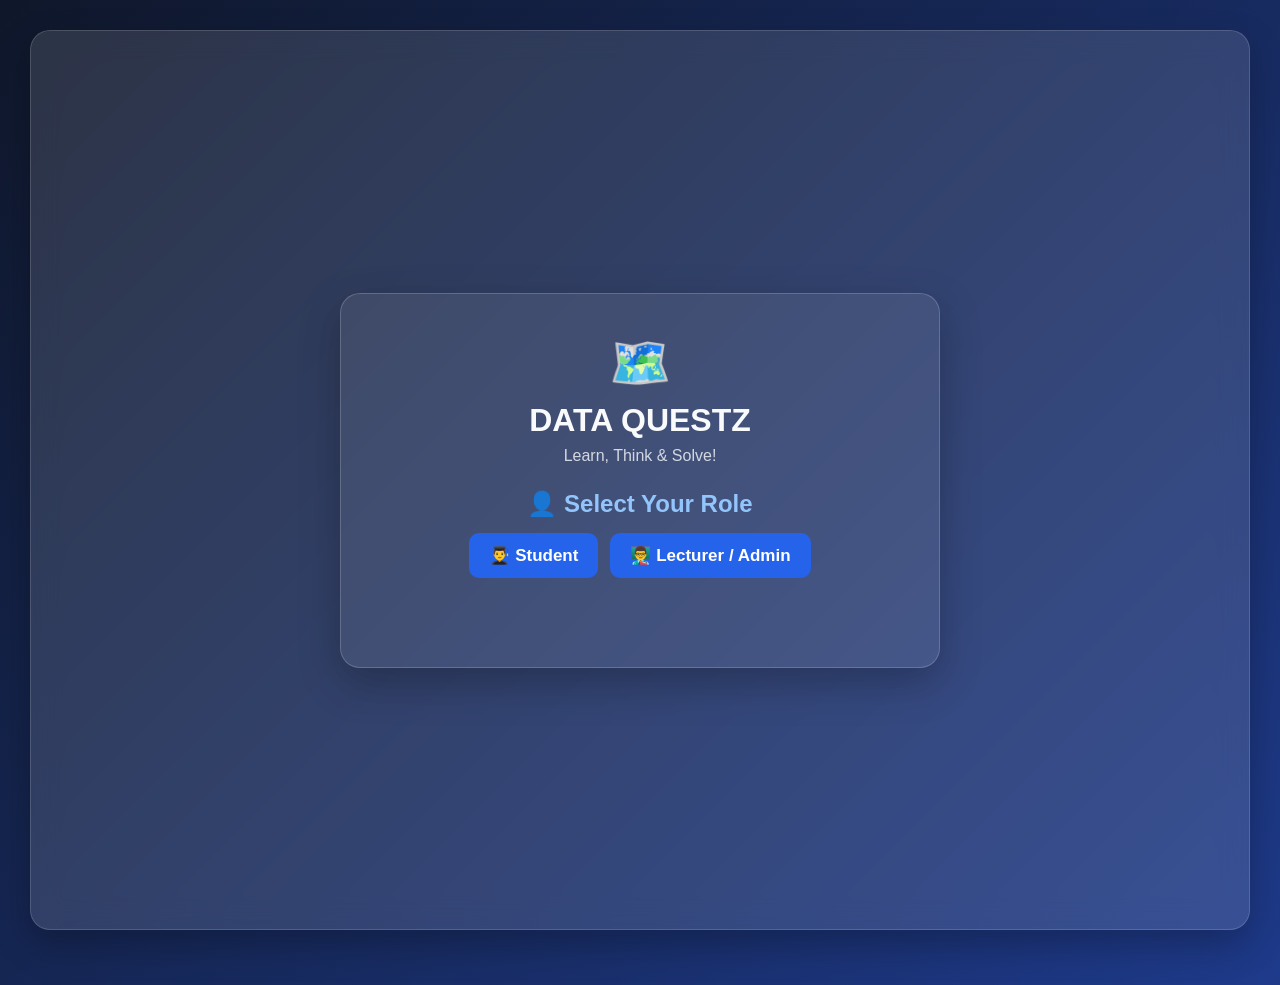
<file: index.html>
<!DOCTYPE html>
<html lang="en">

<head>

    <meta charset="UTF-8">

    <meta
        name="viewport"
        content="width=device-width, initial-scale=1.0"
    >

    <title>DATA QUESTZ</title>

    <link
        rel="stylesheet"
        href="style.css"
    >

</head>


<body>

    <div class="game-container">


        <!-- =====================================================
             START SCREEN
        ====================================================== -->

        <section
            class="start-screen"
            id="start-screen"
        >

            <h2>
                🕵️ Welcome Student!
            </h2>

            <p>
                Your mission is to solve challenges
                by dragging answers into the correct zone.
            </p>

            <div class="start-buttons">

                <button
                    id="start-btn"
                    type="button"
                >
                    🚀 Start Mission
                </button>


                <!-- Kept temporarily for script.js compatibility -->

                <button
                    id="add-question-btn"
                    class="add-question-btn"
                    type="button"
                    style="display: none;"
                >
                    ➕ Create Question
                </button>


                <!-- Kept temporarily for script.js compatibility -->

                <button
                    id="manage-question-btn"
                    class="manage-question-btn"
                    type="button"
                    style="display: none;"
                >
                    🗂️ Manage Questions
                </button>


                <button
                    id="logout-btn"
                    class="logout-btn"
                    type="button"
                >
                    🚪 Logout
                </button>

            </div>

        </section>



        <!-- =====================================================
             DATA QUESTZ INTRO
        ====================================================== -->

        <header class="intro-header">

            <h1>
                🗺️ DATA QUESTZ
            </h1>

            <p>
                Learn, think and solve challenges
                through interactive drag-and-drop missions.
            </p>

        </header>



        <!-- =====================================================
             LEARNING OBJECTIVE
        ====================================================== -->

        <section class="objective">

            <h2>
                🎯 Learning Objective
            </h2>

            <p id="objective-text">
                Understand concepts by identifying
                the correct answers through
                interactive challenges.
            </p>

        </section>



        <!-- =====================================================
             HOW TO PLAY
        ====================================================== -->

        <section
            class="how-to-play"
            id="how-to-play"
        >

            <h2>
                ❓ How to Play
            </h2>

            <ul>

                <li>
                    🎯 Drag the answer into the correct zone.
                </li>

                <li>
                    🟢 Green = correct answer.
                </li>

                <li>
                    🔴 Red = incorrect answer.
                </li>

                <li>
                    💡 Use hints when you need help.
                </li>

            </ul>

        </section>



        <!-- =====================================================
             GAME INTERFACE
        ====================================================== -->

        <main
            id="game-interface"
            class="game-interface"
        >


            <!-- =================================================
                 STATUS BAR
            ================================================== -->

            <div class="status-bar">

                <div>
                    ⭐ Score:
                    <span id="score">0</span>
                </div>

                <div>
                    ❤️ Lives:
                    <span id="lives">3</span>
                </div>

                <div>
                    📚 Level:
                    <span id="level">1</span>
                </div>

                <div>
                    ⏱ Time:
                    <span id="timer">30</span>
                </div>

            </div>



            <!-- =================================================
                 PROGRESS
            ================================================== -->

            <div class="progress">

                <div id="progress-bar"></div>

            </div>



            <!-- =================================================
                 QUESTION
            ================================================== -->

            <section class="mission">

                <h2>
                    ❓ Question
                </h2>

                <div id="query">
                    Start the mission to begin.
                </div>

                <div
                    id="question-image-display"
                    class="question-image-display"
                ></div>

            </section>



            <!-- =================================================
                 HINT
            ================================================== -->

            <section
                class="hint-box"
                id="hint-panel"
            >

                <h2 id="hint-title">
                    💡 Need Help?
                </h2>

                <p id="hint-instruction">
                    Press the hint button when you need help.
                </p>

                <div
                    id="hint-text"
                    style="display: none;"
                >
                    Drag an answer into the correct zone.
                </div>

                <button
                    id="hint-btn"
                    type="button"
                >
                    💡 Show Hint
                </button>

            </section>



            <!-- =================================================
                 LEARNING
            ================================================== -->

            <section class="learning-panel">

                <h2>
                    📖 Learn
                </h2>

                <div id="lesson">
                    Read the question carefully
                    and think before answering.
                </div>

            </section>



            <!-- =================================================
                 ANSWER INSTRUCTION
            ================================================== -->

            <h3
                class="instruction"
                id="answer-instruction"
            >
                Drag each answer into the correct zone.
            </h3>



            <!-- =================================================
                 ANSWER CARDS
            ================================================== -->

            <div
                id="cards"
                class="cards"
            ></div>

            <div
    id="fill-blank-answer-area"
    class="fill-blank-answer-area"
    style="display: none;"
>
    <input
        type="text"
        id="student-fill-blank-answer"
        placeholder="Type your answer..."
        autocomplete="off"
    >

    <button
        type="button"
        id="submit-fill-blank-answer"
    >
        ✅ Submit Answer
    </button>
</div>



            <!-- =================================================
                 DROP ZONES
            ================================================== -->

            <div class="bins">

                <div
                    class="bin database"
                    id="database"
                >
                    🟢 CORRECT
                </div>

                <div
                    class="bin trash"
                    id="trash"
                >
                    🔴 WRONG
                </div>

            </div>



            <!-- =================================================
                 SQL RESULT TABLE
            ================================================== -->

            <section
                class="result-panel"
                id="result-panel"
            >

                <h2>
                    📊 Answer Result
                </h2>

                <table id="result-table">

                    <thead>

                        <tr>

                            <th>Answer</th>
                            <th>Result</th>

                        </tr>

                    </thead>

                    <tbody></tbody>

                </table>

            </section>



            <!-- =================================================
                 FEEDBACK
            ================================================== -->

            <section
                class="feedback-panel"
                id="feedback-panel"
            >

                <h2>
                    🧠 Learning Feedback
                </h2>

                <div id="message">
                    Welcome to DATA QUESTZ!
                </div>

            </section>



            <!-- =================================================
                 CHEAT SHEET
            ================================================== -->

            <details class="cheatsheet">

                <summary>
                    📚 Quick Reference
                </summary>


                <h3>
                    Comparison Operators
                </h3>

                <div class="cheat-item">
                    <strong>&gt;</strong>
                    Greater than
                </div>

                <div class="cheat-item">
                    <strong>&lt;</strong>
                    Less than
                </div>

                <div class="cheat-item">
                    <strong>=</strong>
                    Equal to
                </div>

                <div class="cheat-item">
                    <strong>&gt;=</strong>
                    Greater than or equal
                </div>

                <div class="cheat-item">
                    <strong>&lt;=</strong>
                    Less than or equal
                </div>


                <h3>
                    Logical Operators
                </h3>

                <div class="cheat-item">
                    <strong>AND</strong>
                    Both conditions must be TRUE
                </div>

                <div class="cheat-item">
                    <strong>OR</strong>
                    Either condition can be TRUE
                </div>

                <div class="cheat-item">
                    <strong>NOT</strong>
                    Reverses a condition
                </div>


                <h3>
                    Boolean Values
                </h3>

                <div class="cheat-item">
                    <strong>TRUE</strong>
                    Condition is satisfied
                </div>

                <div class="cheat-item">
                    <strong>FALSE</strong>
                    Condition is not satisfied
                </div>


                <h3>
                    Example
                </h3>

                <div class="sql-example">

                    SELECT *<br>
                    FROM Students<br>
                    WHERE Age &gt; 20<br>
                    AND Passed = TRUE;

                </div>

            </details>



            <!-- =================================================
                 NEXT MISSION
            ================================================== -->

            <button
                id="next-btn"
                type="button"
            >
                ▶ Next Mission
            </button>



            <!-- =================================================
                 RESTART GAME
            ================================================== -->

            <button
                id="restart-btn"
                type="button"
            >
                🔄 Restart Game
            </button>

        </main>



        <!-- =====================================================
             FINISH GAME SCREEN
        ====================================================== -->

        <section
            id="finish-screen"
            class="finish-screen"
        >

            <div class="finish-content">

                <div class="finish-trophy">
                    🏆
                </div>

                <h2>
                    DATA QUESTZ MASTER!
                </h2>

                <p class="finish-message">
                    Congratulations! You completed all missions.
                </p>


                <div class="finish-stat">

                    <span class="finish-stat-label">
                        🎯 Final Score
                    </span>

                    <strong id="final-score">
                        0
                    </strong>

                </div>


                <div class="finish-stat">

                    <span class="finish-stat-label">
                        📚 Missions Completed
                    </span>

                    <strong id="missions-completed">
                        0 / 0
                    </strong>

                </div>


                <div class="finish-performance">

                    <p>
                        ⭐ Your Performance
                    </p>

                    <div id="performance-stars">
                        ⭐⭐⭐⭐⭐
                    </div>

                </div>


                <div class="finish-buttons">

                    <button
                        id="finish-play-again-btn"
                        type="button"
                    >
                        🔄 Play Again
                    </button>

                    <button
                        id="finish-main-menu-btn"
                        type="button"
                    >
                        🏠 Main Menu
                    </button>

                </div>

            </div>

        </section>



        <!-- =====================================================
             CREATE QUESTION MODAL
        ====================================================== -->

        <div
            id="question-modal"
            class="question-modal"
        >

            <div class="question-creator">


                <button
                    id="close-question-btn"
                    class="close-question-btn"
                    type="button"
                >
                    ✕
                </button>


                <div class="creator-header">

                    <h2>
                        ➕ Create New Question
                    </h2>

                    <p>
                        Build your own interactive
                        DATA QUESTZ challenge.
                    </p>

                </div>



                <!-- QUESTION -->

                <div class="creator-section">

                    <label for="question-text">
                        ❓ Question
                    </label>

                    <textarea
                        id="question-text"
                        placeholder="What is in your mind?"
                    ></textarea>

                </div>



                <!-- ANSWER MODE -->

                <div class="creator-section">

                    <label for="answer-mode">
                        🎮 Answer Mode
                    </label>

                    <select id="answer-mode">

                        <option value="single">
                            One Correct Answer
                        </option>

                        <option value="multiple">
                            Multiple Correct Answers
                        </option>

                        <option value="true-false">
                            True / False
                        </option>

                    </select>

                    <p class="field-description">
                        Students will always answer
                        by dragging the answer cards.
                    </p>

                </div>



                <!-- ANSWER BUILDER -->

                <div
                    id="answer-builder"
                    class="answer-section"
                >

                    <div class="section-title">

                        <h3>
                            📝 Answers
                        </h3>

                        <p id="answer-mode-description">
                            Add as many answers as you want
                            and mark one as correct.
                        </p>

                    </div>

                    <div id="answer-list"></div>


                    <button
                        id="add-answer-btn"
                        type="button"
                        class="add-answer-btn"
                    >
                        ➕ Add Answer
                    </button>

                </div>



                <!-- TRUE / FALSE -->

                <div
                    id="true-false-builder"
                    class="answer-section hidden-section"
                >

                    <div class="section-title">

                        <h3>
                            ✅ Correct Answer
                        </h3>

                    </div>

                    <div class="true-false-options">

                        <label>

                            <input
                                type="radio"
                                name="true-false-answer"
                                value="true"
                                checked
                            >

                            TRUE

                        </label>


                        <label>

                            <input
                                type="radio"
                                name="true-false-answer"
                                value="false"
                            >

                            FALSE

                        </label>

                    </div>

                </div>



                <!-- IMAGE -->

                <div class="creator-section">

                    <label for="question-image">
                        🖼️ Add Image
                    </label>

                    <p class="field-description">
                        Optional. Add an image to your question.
                    </p>

                    <div class="file-upload">

                        <input
                            type="file"
                            id="question-image"
                            accept="image/*"
                        >

                        <label for="question-image">
                            📁 Choose Image
                        </label>

                    </div>

                    <div
                        id="image-preview"
                        class="image-preview"
                    ></div>

                </div>



                <!-- HINT -->

                <div class="creator-section">

                    <label for="question-hint">
                        💡 Hint
                    </label>

                    <textarea
                        id="question-hint"
                        placeholder="Give students a helpful hint..."
                    ></textarea>

                </div>



                <!-- EXPLANATION -->

                <div class="creator-section">

                    <label for="question-explanation">
                        🧠 Explanation
                    </label>

                    <textarea
                        id="question-explanation"
                        placeholder="Explain why the answer is correct..."
                    ></textarea>

                </div>



                <!-- BUTTONS -->

                <div class="creator-buttons">

                    <button
                        id="cancel-question-btn"
                        class="cancel-question-btn"
                        type="button"
                    >
                        Cancel
                    </button>

                    <button
                        id="save-question-btn"
                        class="save-question-btn"
                        type="button"
                    >
                        💾 Create Question
                    </button>

                </div>

            </div>

        </div>



        <!-- =====================================================
             QUESTION MANAGER MODAL
        ====================================================== -->

        <div
            id="question-manager-modal"
            class="question-modal"
        >

            <div class="question-creator question-manager">


                <button
                    id="close-manager-btn"
                    class="close-question-btn"
                    type="button"
                >
                    ✕
                </button>


                <div class="creator-header">

                    <h2>
                        🗂️ Manage Questions
                    </h2>

                    <p>
                        View and delete questions
                        from DATA QUESTZ.
                    </p>

                </div>


                <div
                    id="question-manager-list"
                    class="question-manager-list"
                ></div>


                <div class="creator-buttons">

                    <button
                        id="close-manager-bottom-btn"
                        class="cancel-question-btn"
                        type="button"
                    >
                        Close
                    </button>

                </div>

            </div>

        </div>



        <!-- =====================================================
             DELETE CONFIRMATION
        ====================================================== -->

        <div
            id="delete-confirmation"
            class="delete-confirmation"
        >

            <div class="delete-confirmation-box">

                <h2>
                    ⚠️ Delete Question?
                </h2>

                <p id="delete-confirmation-text">
                    Are you sure you want to delete
                    this question?
                </p>

                <div class="delete-confirmation-buttons">

                    <button
                        id="cancel-delete-btn"
                        class="cancel-delete-btn"
                        type="button"
                    >
                        Cancel
                    </button>

                    <button
                        id="confirm-delete-btn"
                        class="confirm-delete-btn"
                        type="button"
                    >
                        🗑️ Delete
                    </button>

                </div>

            </div>

        </div>

    </div>



    <!-- =========================================================
         JAVASCRIPT
    ========================================================== -->

    <script src="questions.js"></script>
    <script src="script.js"></script>

</body>

</html>
</file>
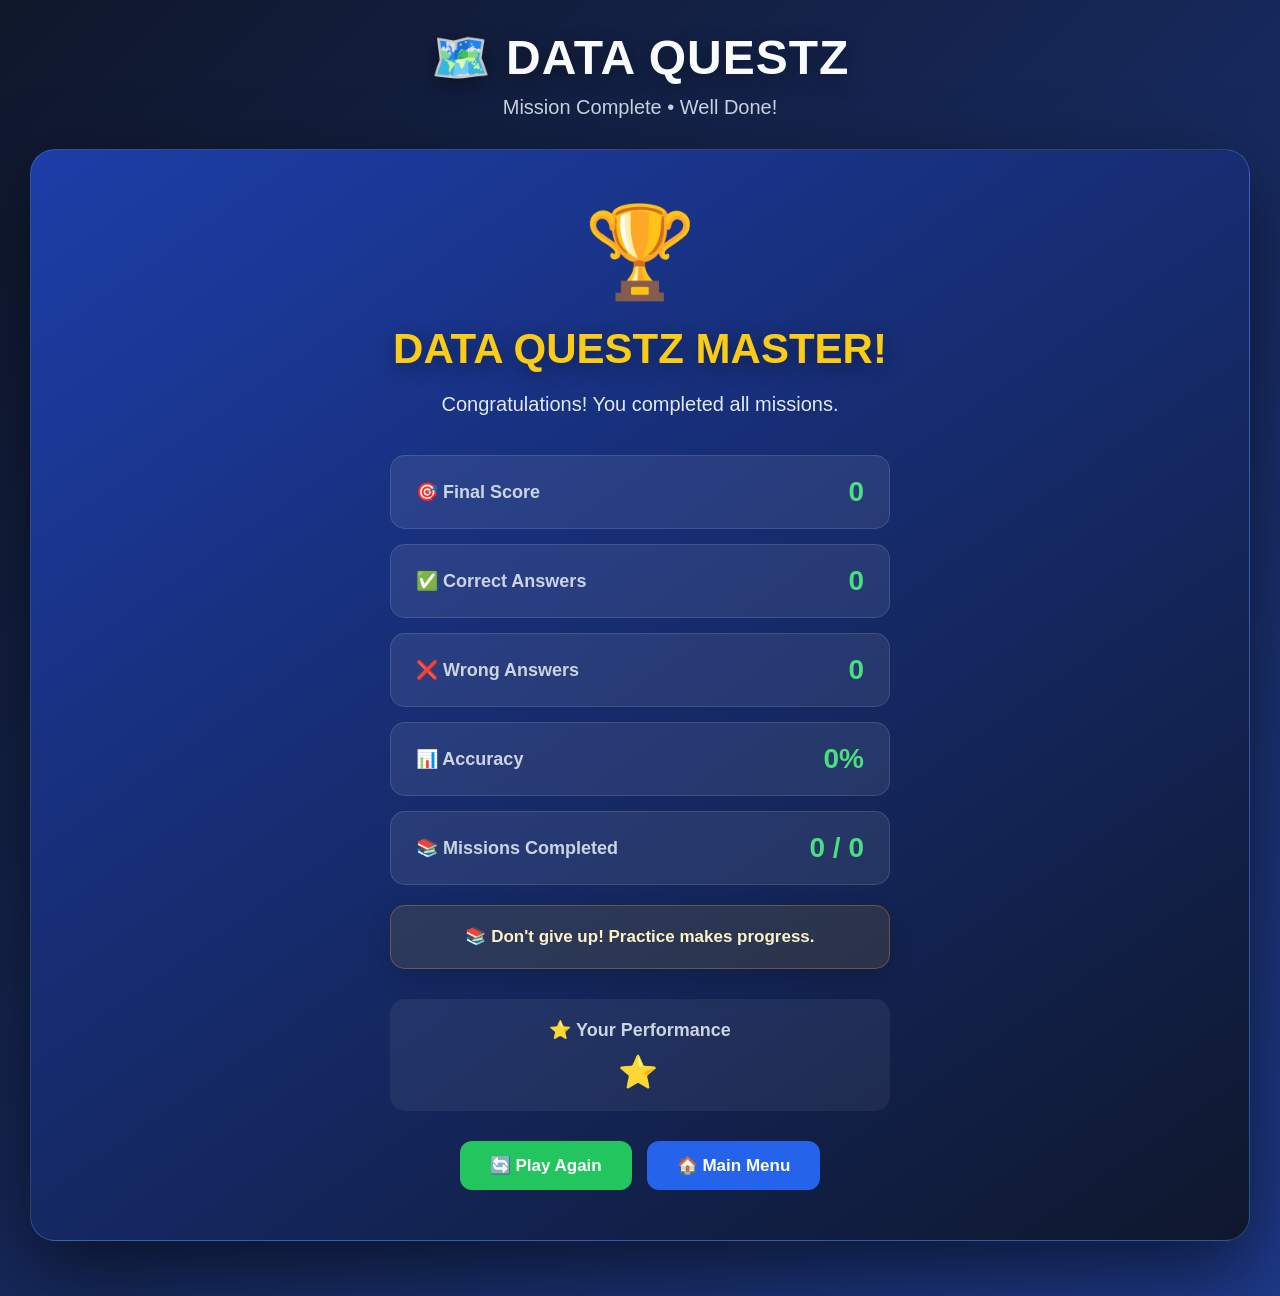
<file: finish.html>
<!DOCTYPE html>
<html lang="en">

<head>
    <meta charset="UTF-8">

    <meta
        name="viewport"
        content="width=device-width, initial-scale=1.0"
    >

    <title>DATA QUESTZ — Mission Complete</title>

    <link
        rel="stylesheet"
        href="style.css"
    >
</head>

<body>

    <main class="game-container">

        <header class="finish-header">

            <h1>
                🗺️ DATA QUESTZ
            </h1>

            <p>
                Mission Complete • Well Done!
            </p>

        </header>


        <section
            id="finish-screen"
            class="finish-screen active"
        >

            <div class="finish-content">

                <div class="finish-trophy">
                    🏆
                </div>

                <h2>
                    DATA QUESTZ MASTER!
                </h2>

                <p class="finish-message">
                    Congratulations! You completed all missions.
                </p>


                <div class="finish-stat">

                    <span class="finish-stat-label">
                        🎯 Final Score
                    </span>

                    <strong id="final-score">
                        0
                    </strong>

                </div>


                <div class="finish-stat">

                    <span class="finish-stat-label">
                        ✅ Correct Answers
                    </span>

                    <strong id="correct-answers">
                        0
                    </strong>

                </div>


                <div class="finish-stat">

                    <span class="finish-stat-label">
                        ❌ Wrong Answers
                    </span>

                    <strong id="wrong-answers">
                        0
                    </strong>

                </div>


                <div class="finish-stat">

                    <span class="finish-stat-label">
                        📊 Accuracy
                    </span>

                    <strong id="accuracy">
                        0%
                    </strong>

                </div>


                <div class="finish-stat">

                    <span class="finish-stat-label">
                        📚 Missions Completed
                    </span>

                    <strong id="missions-completed">
                        0 / 0
                    </strong>

                </div>


                <div class="finish-feedback">

                    <p id="finish-feedback">
                        Great job!
                    </p>

                </div>


                <div class="finish-performance">

                    <p>
                        ⭐ Your Performance
                    </p>

                    <div id="performance-stars">
                        ⭐⭐⭐⭐⭐
                    </div>

                </div>


                <div class="finish-buttons">

                    <button
                        id="finish-play-again-btn"
                        type="button"
                    >
                        🔄 Play Again
                    </button>

                    <button
                        id="finish-main-menu-btn"
                        type="button"
                    >
                        🏠 Main Menu
                    </button>

                </div>

            </div>

        </section>

    </main>


    <script src="finish.js"></script>

</body>

</html>
</file>
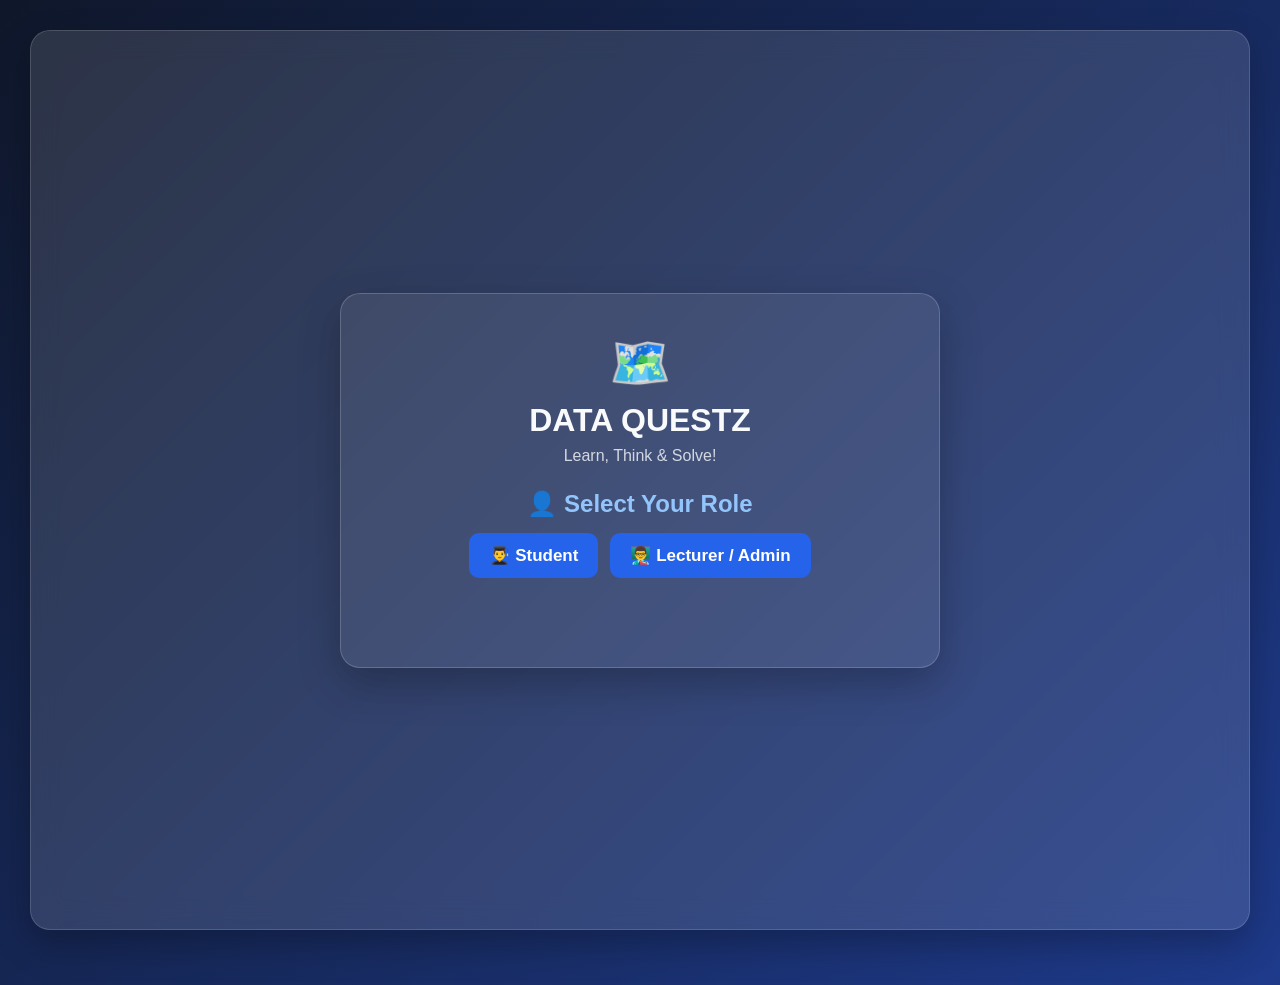
<file: lecturer.html>
<!DOCTYPE html>
<html lang="en">

<head>
    <meta charset="UTF-8">
    <meta
        name="viewport"
        content="width=device-width, initial-scale=1.0"
    >

    <title>DATA QUESTZ — Lecturer</title>

    <link rel="stylesheet" href="style.css">
</head>

<body>

    <div class="game-container">

        <!-- LECTURER DASHBOARD -->
        <section
            id="lecturer-screen"
            class="lecturer-screen"
        >

            <div class="lecturer-content">

                <!-- LECTURER HEADER -->
                <div class="lecturer-header">

                    <div class="lecturer-brand">

                        <div class="lecturer-logo">
                            👨‍🏫
                        </div>

                        <div>
                            <h1>DATA QUESTZ</h1>
                            <p>Lecturer Dashboard</p>
                        </div>

                    </div>

                    <button
                        id="logout-btn"
                        class="logout-btn"
                        type="button"
                    >
                        🚪 Logout
                    </button>

                </div>

                <!-- DASHBOARD INTRO -->
                <div class="lecturer-intro">

                    <h2>Lecturer Dashboard</h2>

                    <p class="lecturer-subtitle">
                        Manage your DATA QUESTZ questions
                    </p>

                </div>

                <!-- DASHBOARD BUTTONS -->
                <div class="lecturer-buttons">

                    <button
                        id="add-question-btn"
                        class="add-question-btn"
                        type="button"
                    >
                        <span class="dashboard-action-icon">
                            ➕
                        </span>

                        <span class="dashboard-action-title">
                            Create Question
                        </span>

                        <span class="dashboard-action-description">
                            Add a new question for your students.
                        </span>
                    </button>

                    <button
                        id="manage-question-btn"
                        class="manage-question-btn"
                        type="button"
                    >
                        <span class="dashboard-action-icon">
                            🗂️
                        </span>

                        <span class="dashboard-action-title">
                            Manage Questions
                        </span>

                        <span class="dashboard-action-description">
                            View, edit or delete your questions.
                        </span>
                    </button>

                </div>

            </div>

        </section>


        <!-- CREATE QUESTION MODAL -->
        <div
            id="question-modal"
            class="question-modal"
        >

            <div class="question-creator">

                <!-- CLOSE BUTTON -->
                <button
                    id="close-question-btn"
                    class="close-question-btn"
                    type="button"
                >
                    ✕
                </button>

                <!-- HEADER -->
                <div class="creator-header">

                    <h2 id="creator-title">
                        ➕ Create New Question
                    </h2>

                    <p id="creator-subtitle">
                        Build your own interactive
                        DATA QUESTZ challenge.
                    </p>

                </div>

                <!-- QUESTION -->
                <div class="creator-section">

                    <label for="question-text">
                        ❓ Question
                    </label>

                    <textarea
                        id="question-text"
                        placeholder="What is in your mind?"
                    ></textarea>

                </div>

                <!-- ANSWER MODE -->
                <div class="creator-section">

                    <label for="answer-mode">
                        🎮 Answer Mode
                    </label>

                    <select id="answer-mode">

                        <option value="single">
                            One Correct Answer
                        </option>

                        <option value="multiple">
                            Multiple Correct Answers
                        </option>

                        <option value="true-false">
                            True / False
                        </option>

                        <option value="fill-blank">
                            Fill in the Blank
                        </option>

                    </select>

                    <p class="field-description">
                        Students will always answer
                        by dragging the answer cards.
                    </p>

                </div>

                <!-- ANSWER BUILDER -->
                <div
                    id="answer-builder"
                    class="answer-section"
                >

                    <div class="section-title">

                        <h3>📝 Answers</h3>

                        <p id="answer-mode-description">
                            Add as many answers as you want
                            and mark one as correct.
                        </p>

                    </div>

                    <div id="answer-list"></div>

                    <button
                        id="add-answer-btn"
                        class="add-answer-btn"
                        type="button"
                    >
                        ➕ Add Answer
                    </button>

                </div>

                <!-- FILL IN THE BLANK -->
<div
    id="fill-blank-builder"
    class="answer-section hidden-section"
>

    <div class="section-title">

        <h3>✏️ Correct Answer</h3>

        <p>
            Enter the answer students must type.
        </p>

    </div>

    <textarea
        id="fill-blank-answer"
        placeholder="Enter the correct answer..."
    ></textarea>

    <div class="fill-blank-keyword-field">

        <div class="keyword-header">
            <label>
                🔑 Accepted Keywords <span class="optional-label">(Optional)</span>
            </label>
            <p class="field-description">
                Add one accepted keyword or phrase per box. A comma inside a phrase is allowed. The student's answer is accepted when <strong>any one</strong> keyword or phrase matches.
                Leave this section empty to require the exact correct answer.
            </p>
        </div>

        <div id="fill-blank-keyword-list" class="fill-blank-keyword-list"></div>

        <button
            type="button"
            id="add-fill-blank-keyword-btn"
            class="add-fill-blank-keyword-btn"
        >
            ➕ Add Keyword
        </button>

    </div>

</div>

                <!-- TRUE / FALSE -->
                <div
                    id="true-false-builder"
                    class="answer-section hidden-section"
                >

                    <div class="section-title">
                        <h3>✅ Correct Answer</h3>
                    </div>

                    <div class="true-false-options">

                        <label>
                            <input
                                type="radio"
                                name="true-false-answer"
                                value="true"
                                checked
                            >
                            TRUE
                        </label>

                        <label>
                            <input
                                type="radio"
                                name="true-false-answer"
                                value="false"
                            >
                            FALSE
                        </label>

                    </div>

                    <!-- TRUE EXPLANATION -->
                    <div class="true-false-explanation">

                        <label for="true-explanation">
                            💡 TRUE Explanation
                        </label>

                        <textarea
                            id="true-explanation"
                            placeholder="Explain why TRUE is correct or incorrect..."
                        ></textarea>

                    </div>

                    <!-- FALSE EXPLANATION -->
                    <div class="true-false-explanation">

                        <label for="false-explanation">
                            💡 FALSE Explanation
                        </label>

                        <textarea
                            id="false-explanation"
                            placeholder="Explain why FALSE is correct or incorrect..."
                        ></textarea>

                    </div>

                </div>

                <!-- IMAGE -->
                <div class="creator-section">

                    <label for="question-image">
                        🖼️ Add Image
                    </label>

                    <p class="field-description">
                        Optional. Add an image to your question.
                    </p>

                    <div class="file-upload">

                        <input
                            type="file"
                            id="question-image"
                            accept="image/*"
                        >

                        <label for="question-image">
                            📁 Choose Image
                        </label>

                    </div>

                    <div
                        id="image-preview"
                        class="image-preview"
                    ></div>

                </div>

                <!-- HINT -->
                <div class="creator-section">

                    <label for="question-hint">
                        💡 Hint
                    </label>

                    <textarea
                        id="question-hint"
                        placeholder="Give students a helpful hint..."
                    ></textarea>

                </div>

                <!-- HIDDEN LEGACY EXPLANATION FIELD -->
                <textarea
                    id="question-explanation"
                    style="display: none;"
                ></textarea>

                <!-- BUTTONS -->
                <div class="creator-buttons">

                    <button
                        id="cancel-question-btn"
                        class="cancel-question-btn"
                        type="button"
                    >
                        Cancel
                    </button>

                    <button
                        id="save-question-btn"
                        class="save-question-btn"
                        type="button"
                    >
                        💾 Create Question
                    </button>

                </div>

            </div>

        </div>


        <!-- QUESTION MANAGER MODAL -->
        <div
            id="question-manager-modal"
            class="question-modal"
        >

            <div class="question-creator question-manager">

                <!-- CLOSE BUTTON -->
                <button
                    id="close-manager-btn"
                    class="close-question-btn"
                    type="button"
                >
                    ✕
                </button>

                <!-- HEADER -->
                <div class="creator-header">

                    <h2>🗂️ Manage Questions</h2>

                    <p>
                        View and manage questions
                        from DATA QUESTZ.
                    </p>

                </div>

                <!-- QUESTION LIST -->
                <div
                    id="question-manager-list"
                    class="question-manager-list"
                ></div>

                <!-- BOTTOM BUTTON -->
                <div class="creator-buttons">

                    <button
                        id="close-manager-bottom-btn"
                        class="cancel-question-btn"
                        type="button"
                    >
                        Close
                    </button>

                </div>

            </div>

        </div>


        <!-- DELETE CONFIRMATION -->
        <div
            id="delete-confirmation"
            class="delete-confirmation"
        >

            <div class="delete-confirmation-box">

                <h2>⚠️ Delete Question?</h2>

                <p id="delete-confirmation-text">
                    Are you sure you want to delete
                    this question?
                </p>

                <div class="delete-confirmation-buttons">

                    <button
                        id="cancel-delete-btn"
                        class="cancel-delete-btn"
                        type="button"
                    >
                        Cancel
                    </button>

                    <button
                        id="confirm-delete-btn"
                        class="confirm-delete-btn"
                        type="button"
                    >
                        🗑️ Delete
                    </button>

                </div>

            </div>

        </div>

    </div>


    <!-- JAVASCRIPT -->
    <script src="questions.js"></script>
    <script src="lecturer.js"></script>

</body>

</html>
</file>
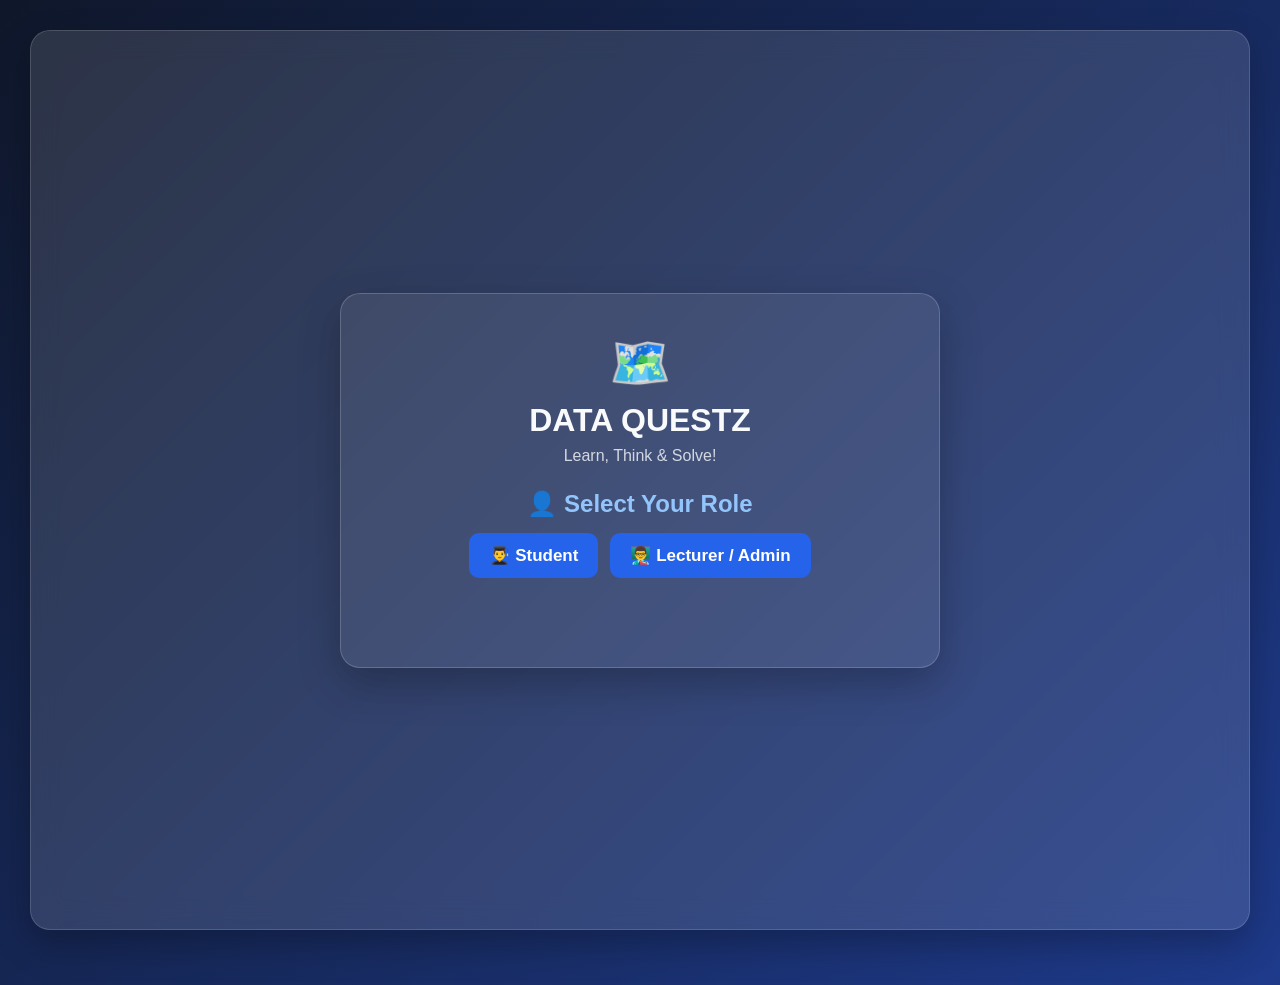
<file: login.html>
<!DOCTYPE html>
<html lang="en">

<head>

    <meta charset="UTF-8">

    <meta
        name="viewport"
        content="width=device-width, initial-scale=1.0"
    >

    <title>DATA QUESTZ — Login</title>

    <link
        rel="stylesheet"
        href="style.css"
    >

</head>

<body>

    <main class="game-container">

        <!-- LOGIN SCREEN -->

        <section class="login-screen">

            <div class="login-content">


                <!-- LOGO -->

                <div class="login-logo">
                    🗺️
                </div>


                <!-- TITLE -->

                <h1>
                    DATA QUESTZ
                </h1>

                <p class="login-subtitle">
                    Learn, Think & Solve!
                </p>


                <!-- ROLE SELECTION -->

                <div class="login-section">

                    <h2>
                        👤 Select Your Role
                    </h2>

                    <div class="role-buttons">

                        <button
                            id="student-role-btn"
                            class="role-btn"
                            type="button"
                        >
                            👨‍🎓 Student
                        </button>

                        <button
                            id="lecturer-role-btn"
                            class="role-btn"
                            type="button"
                        >
                            👨‍🏫 Lecturer / Admin
                        </button>

                    </div>

                </div>


                <!-- STUDENT ACCESS -->

                <div
                    id="student-login"
                    class="login-form hidden-login"
                >

                    <p>
                        Ready to begin your mission?
                    </p>

                    <button
                        id="student-enter-btn"
                        class="login-btn"
                        type="button"
                    >
                        🚀 Enter Game
                    </button>

                </div>


                <!-- LECTURER LOGIN -->

                <div
                    id="lecturer-login"
                    class="login-form hidden-login"
                >

                    <label for="lecturer-username">
                        👤 Username
                    </label>

                    <input
                        type="text"
                        id="lecturer-username"
                        placeholder="Enter username"
                    >

                    <label for="lecturer-password">
                        🔑 Password
                    </label>

                    <input
                        type="password"
                        id="lecturer-password"
                        placeholder="Enter password"
                    >

                    <button
                        id="lecturer-login-btn"
                        class="login-btn"
                        type="button"
                    >
                        🔐 Login
                    </button>

                </div>


                <!-- LOGIN MESSAGE -->

                <div
                    id="login-message"
                    class="login-message"
                ></div>

            </div>

        </section>

    </main>


    <!-- LOGIN JAVASCRIPT -->

    <script src="login.js"></script>

</body>

</html>
</file>
<file: style.css>
/* =========================================================

   DATA QUESTZ

   CLEAN COMPETITION EDITION

   ========================================================= */



/* =========================================================

   1. VARIABLES

   ========================================================= */

:root {

    --bg-dark: #0f172a;

    --bg-blue: #1e3a8a;

    --primary: #2563eb;

    --primary-hover: #1d4ed8;

    --secondary: #22c55e;

    --secondary-hover: #16a34a;

    --danger: #ef4444;

    --danger-hover: #dc2626;

    --warning: #f59e0b;

    --warning-hover: #d97706;

    --purple: #8b5cf6;

    --purple-hover: #7c3aed;

    --card: #ffffff;

    --text-dark: #1e293b;

    --text-light: #f8fafc;

    --text-muted: #cbd5e1;

    --input-bg: #020617;

    --glass: rgba(255, 255, 255, 0.12);

    --glass-light: rgba(255, 255, 255, 0.07);

    --glass-border: rgba(255, 255, 255, 0.15);

    --radius-small: 10px;

    --radius-medium: 15px;

    --radius-large: 20px;

    --radius-xl: 25px;

    --shadow-card: 0 15px 25px rgba(0, 0, 0, 0.25);

    --shadow-panel: 0 25px 70px rgba(0, 0, 0, 0.6);

}



/* =========================================================

   2. RESET

   ========================================================= */

* {

    margin: 0;

    padding: 0;

    box-sizing: border-box;

    font-family: "Segoe UI", Arial, sans-serif;

}

html {

    scroll-behavior: smooth;

}

body {

    min-height: 100vh;

    padding: 30px;

    background: linear-gradient(

        135deg,

        var(--bg-dark),

        var(--bg-blue)

    );

    color: var(--text-light);

}



/* =========================================================

   3. MAIN CONTAINER

   ========================================================= */

.game-container {

    width: 100%;

    max-width: 1500px;

    margin: 0 auto;

}



/* =========================================================

   4. HEADER

   ========================================================= */

header {

    margin-bottom: 30px;

    text-align: center;

}

header h1 {

    font-size: 48px;

    letter-spacing: 1px;

    text-shadow: 0 5px 20px rgba(0, 0, 0, 0.4);

}

header p {

    margin-top: 10px;

    color: var(--text-muted);

    font-size: 20px;

}



/* =========================================================

   5. GENERAL SECTIONS

   ========================================================= */

section {

    margin-bottom: 25px;

    padding: 25px;

    background: var(--glass);

    border: 1px solid var(--glass-border);

    border-radius: var(--radius-large);

    backdrop-filter: blur(15px);

    box-shadow: 0 15px 35px rgba(0, 0, 0, 0.25);

}

section h2 {

    margin-bottom: 15px;

    color: #93c5fd;

}



/* =========================================================

   6. OBJECTIVE

   ========================================================= */

.objective p {

    color: #e2e8f0;

    font-size: 18px;

}



/* =========================================================

   7. START SCREEN / GAME VISIBILITY

   ========================================================= */

.start-screen {

    padding: 40px;

    text-align: center;

}

.start-screen p {

    margin-bottom: 25px;

    font-size: 20px;

    line-height: 1.6;

}

.start-buttons {

    display: flex;

    justify-content: center;

    flex-wrap: wrap;

    gap: 15px;

    margin-top: 25px;

}

.game-interface {

    display: none;

}

.game-interface.active {

    display: block;

}



/* =========================================================

   8. BUTTONS

   ========================================================= */

button {

    padding: 14px 30px;

    background: var(--primary);

    color: white;

    border: none;

    border-radius: 12px;

    font-size: 17px;

    font-weight: bold;

    cursor: pointer;

    transition:

        transform 0.3s,

        background 0.3s,

        box-shadow 0.3s;

}

button:hover {

    transform: translateY(-3px);

    box-shadow: 0 10px 20px rgba(0, 0, 0, 0.3);

}

button:active {

    transform: translateY(0);

}

button:focus-visible {

    outline: 3px solid rgba(147, 197, 253, 0.6);

    outline-offset: 2px;

}



/* =========================================================

   9. START / RESTART / QUESTION BUTTONS

   ========================================================= */

#start-btn {

    padding: 18px 50px;

    background: var(--secondary);

    font-size: 22px;

}

#start-btn:hover {

    background: var(--secondary-hover);

}

#restart-btn {

    display: none;

    margin: 20px auto;

    background: var(--danger);

}

#restart-btn:hover {

    background: var(--danger-hover);

}

.add-question-btn,

.add-mission-btn {

    background: var(--purple);

}

.add-question-btn:hover,

.add-mission-btn:hover {

    background: var(--purple-hover);

}

.manage-question-btn {

    background: var(--warning);

}

.manage-question-btn:hover {

    background: var(--warning-hover);

}



/* =========================================================

   10. STATUS BAR

   ========================================================= */

.status-bar {

    display: grid;

    grid-template-columns: repeat(4, 1fr);

    gap: 15px;

    margin-bottom: 20px;

}

.status-bar div {

    padding: 18px;

    background: white;

    color: var(--text-dark);

    border-radius: var(--radius-medium);

    text-align: center;

    font-size: 18px;

    font-weight: bold;

    box-shadow: 0 10px 20px rgba(0, 0, 0, 0.25);

}

.status-bar span {

    display: block;

    margin-top: 5px;

    color: var(--primary);

    font-size: 30px;

}



/* =========================================================

   11. PROGRESS BAR

   ========================================================= */

.progress {

    height: 18px;

    margin-bottom: 25px;

    background: #334155;

    border-radius: 20px;

    overflow: hidden;

}

#progress-bar {

    width: 0%;

    height: 100%;

    background: linear-gradient(

        90deg,

        #22c55e,

        #4ade80

    );

    transition: width 0.5s ease;

}



/* =========================================================

   12. MISSION / QUERY

   ========================================================= */

.mission {

    text-align: center;

}

#query {

    margin-bottom: 20px;

    padding: 25px;

    background: #020617;

    border-left: 5px solid var(--secondary);

    border-radius: 15px;

    color: #4ade80;

    font-family: "Courier New", monospace;

    font-size: 22px;

    animation: appear 0.5s ease;

}

.sql-animation {

    white-space: pre-wrap;

}



/* =========================================================

   13. QUESTION DISPLAY

   ========================================================= */

.question-display {

    color: #4ade80;

    font-size: 26px;

    line-height: 1.5;

}

.question-image-display {

    margin: 20px auto;

    text-align: center;

}

.question-image-display img {

    max-width: 100%;

    max-height: 350px;

    border-radius: 18px;

    box-shadow: 0 15px 35px rgba(0, 0, 0, 0.4);

}



/* =========================================================

   14. INSTRUCTIONS

   ========================================================= */

.instruction {

    margin: 20px;

    text-align: center;

}

#answer-instruction {

    text-align: center;

}



/* =========================================================

   15. HINT

   ========================================================= */

#hint-instruction {

    margin-bottom: 12px;

    color: #cbd5e1;

    font-size: 17px;

    line-height: 1.6;

    font-weight: 500;

}

#hint-text {

    margin-top: 12px;

    color: #fde68a;

    font-size: 18px;

    line-height: 1.6;

}



/* =========================================================

   16. LESSON

   ========================================================= */

#lesson {

    font-size: 18px;

    line-height: 1.7;

}



/* =========================================================

   17. ANSWER / STUDENT CARDS

   ========================================================= */

.cards {

    display: flex;

    justify-content: center;

    flex-wrap: wrap;

    gap: 25px;

    margin-bottom: 35px;

}

.card {

    width: 276px;

    padding: 25px;

    background: var(--card);

    color: var(--text-dark);

    border-radius: var(--radius-large);

    cursor: grab;

    box-shadow: var(--shadow-card);

    transition:

        transform 0.3s,

        box-shadow 0.3s;

}

.card:hover {

    transform: translateY(-10px) scale(1.03);

}

.card h3 {

    margin-bottom: 15px;

    color: var(--primary);

}

.card p {

    margin: 8px 0;

}

.answer-card {

    width: 276px;

    min-height: 110px;

    display: flex;

    align-items: center;

    justify-content: center;

    padding: 25px;

    background: var(--card);

    color: var(--text-dark);

    border-radius: var(--radius-large);

    box-shadow: var(--shadow-card);

    text-align: center;

    white-space: pre-wrap;

    overflow-wrap: anywhere;

    word-break: normal;

    transition:

        transform 0.3s,

        box-shadow 0.3s;

}

.answer-card:hover {

    transform: translateY(-10px) scale(1.03);

}

.answer-card h3 {

    width: 100%;

    margin: 0;

    color: #111827;

    font-size: 17px;

    font-weight: 400;

    line-height: 1.2;

    text-align: center;

    white-space: normal;

    overflow-wrap: break-word;

    word-break: normal;

}

.dragging {

    opacity: 0.5;

}




/* =========================================================
   17A. FILL-IN-THE-BLANK ANSWER
   ========================================================= */

.fill-blank-answer-area {
    width: 100%;
    max-width: 850px;
    margin: 10px auto 35px;
    padding: 20px;
    display: flex;
    align-items: center;
    justify-content: center;
    gap: 15px;
    background: rgba(255, 255, 255, 0.07);
    border: 1px solid rgba(255, 255, 255, 0.15);
    border-radius: 18px;
    box-sizing: border-box;
}

#student-fill-blank-answer {
    flex: 1 1 auto;
    min-width: 0;
    height: 56px;
    padding: 0 18px;
    background: var(--input-bg);
    color: white;
    border: 2px solid #475569;
    border-radius: 12px;
    font-size: 17px;
    outline: none;
    box-sizing: border-box;
}

#student-fill-blank-answer::placeholder {
    color: #94a3b8;
}

#student-fill-blank-answer:focus {
    border-color: var(--secondary);
    box-shadow: 0 0 0 3px rgba(34, 197, 94, 0.18);
}

#submit-fill-blank-answer {
    flex: 0 0 auto;
    min-height: 56px;
    white-space: nowrap;
    background: var(--secondary);
}

#submit-fill-blank-answer:hover {
    background: var(--secondary-hover);
}

#student-fill-blank-answer:disabled,
#submit-fill-blank-answer:disabled {
    opacity: 0.6;
    cursor: not-allowed;
    transform: none;
    box-shadow: none;
}

/* JavaScript controls visibility of these drop zones. */
#database,
#trash {
    flex-direction: row;
    align-items: center;
    justify-content: center;
    text-align: center;
    box-sizing: border-box;
}

/* =========================================================
   17B. FILL-IN-THE-BLANK KEYWORD FIELD
   ========================================================= */

.fill-blank-keyword-field {
    margin-top: 22px;
    padding-top: 20px;
    border-top: 1px solid rgba(255, 255, 255, 0.12);
}

.fill-blank-keyword-field label {
    display: block;
    margin-bottom: 8px;
}

.optional-label {
    opacity: 0.65;
    font-weight: 400;
}

#fill-blank-keyword {
    width: 100%;
    min-height: 52px;
    padding: 14px 16px;
    background: var(--input-bg);
    color: white;
    border: 2px solid #475569;
    border-radius: 12px;
    font-size: 16px;
    outline: none;
    box-sizing: border-box;
}

#fill-blank-keyword::placeholder {
    color: #94a3b8;
}

#fill-blank-keyword:focus {
    border-color: var(--secondary);
    box-shadow: 0 0 0 3px rgba(34, 197, 94, 0.18);
}

/* =========================================================

   18. DROP ZONES

   ========================================================= */

.bins {

    display: flex;

    justify-content: center;

    gap: 40px;

    margin-bottom: 30px;

}

.bin {

    width: 320px;

    height: 170px;

    display: flex;

    align-items: center;

    justify-content: center;

    border: 4px dashed white;

    border-radius: 25px;

    font-size: 28px;

    font-weight: bold;

    transition:

        transform 0.3s,

        box-shadow 0.3s;

}

.database {

    background: linear-gradient(

        135deg,

        #15803d,

        #22c55e

    );

}

.trash {

    background: linear-gradient(

        135deg,

        #b91c1c,

        #ef4444

    );

}

.bin:hover {

    transform: scale(1.05);

}

.bin-hover {

    transform: scale(1.06);

    box-shadow: 0 0 30px rgba(255, 255, 255, 0.35);

}



/* =========================================================

   19. RESULT TABLE

   ========================================================= */

table {

    width: 100%;

    border-collapse: collapse;

    overflow: hidden;

    border-radius: 15px;

}

th {

    padding: 15px;

    background: var(--primary);

}

td {

    padding: 12px;

    background: white;

    color: #111827;

    text-align: center;

}

tr:nth-child(even) td {

    background: #e2e8f0;

}



/* =========================================================

   20. RESULT / FEEDBACK

   ========================================================= */

#message {

    text-align: center;

    font-size: 20px;

    line-height: 1.6;

}

.success-message {

    color: #86efac;

}

.error-message {

    color: #fca5a5;

}



/* =========================================================

   21. NEXT BUTTON

   ========================================================= */

#next-btn {

    display: block;

    margin: 30px auto;

}



/* =========================================================

   22. CHEAT SHEET

   ========================================================= */

.cheatsheet {

    margin-bottom: 25px;

    padding: 20px 25px;

    background: var(--glass);

    border: 1px solid var(--glass-border);

    border-radius: var(--radius-large);

    backdrop-filter: blur(15px);

    box-shadow: 0 15px 35px rgba(0, 0, 0, 0.25);

}

.cheatsheet summary {

    margin-bottom: 8px;

    color: #93c5fd;

    font-size: 20px;

    font-weight: bold;

    cursor: pointer;

    user-select: none;

}

.cheatsheet summary:hover {

    color: #bfdbfe;

}

.cheatsheet h3 {

    margin: 12px 0 8px;

    font-size: 18px;

    color: white;

}

.cheat-item {

    padding: 10px 12px;

    margin-bottom: 8px;

    background: rgba(255, 255, 255, 0.12);

    border-radius: 10px;

    color: white;

    font-size: 16px;

}

.cheat-item strong {

    font-weight: bold;

}

.sql-example {

    background: #020617;

    color: #22c55e;

    padding: 15px;

    border-radius: 10px;

    font-size: 16px;

    line-height: 1.5;

}

.how-to-play ul {

    margin: 0;

    padding: 0;

    list-style: none;

}

.how-to-play li {

    margin: 8px 0;

    padding: 10px;

    background: rgba(255, 255, 255, 0.1);

    border-radius: 10px;

}



/* =========================================================

   23. MODAL BASE

   ========================================================= */

.question-modal,

.mission-modal,

.manage-modal,

.delete-confirmation {

    position: fixed;

    inset: 0;

    z-index: 1000;

    padding: 30px;

    background: rgba(2, 6, 23, 0.88);

    backdrop-filter: blur(10px);

    overflow-y: auto;

}



/* =========================================================

   24. MODAL VISIBILITY

   ========================================================= */

.question-modal,

.mission-modal,

.manage-modal,

.delete-confirmation {

    display: none;

}

.question-modal.active,

.mission-modal.active,

.manage-modal.active,

.delete-confirmation.active {

    display: flex;

}



/* =========================================================

   25. QUESTION CREATOR

   ========================================================= */

.question-modal.active {

    align-items: flex-start;

    justify-content: center;

}

.question-creator {

    position: relative;

    width: 100%;

    max-width: 900px;

    margin: 30px auto;

    padding: 35px;

    background: linear-gradient(

        145deg,

        #1e293b,

        #0f172a

    );

    border: 1px solid rgba(255, 255, 255, 0.2);

    border-radius: 25px;

    box-shadow: 0 30px 80px rgba(0, 0, 0, 0.65);

}

.creator-header {

    margin-bottom: 30px;

}

.creator-header h2 {

    margin-bottom: 8px;

    color: #93c5fd;

    font-size: 30px;

}

.creator-header p {

    color: var(--text-muted);

}



/* =========================================================

   26. CLOSE BUTTONS

   ========================================================= */

.close-question-btn,

.close-manage-btn,

.close-mission-btn {

    position: absolute;

    top: 20px;

    right: 20px;

    width: 45px;

    height: 45px;

    padding: 0;

    background: #334155;

    border-radius: 50%;

}

.close-question-btn:hover,

.close-manage-btn:hover,

.close-mission-btn:hover {

    background: var(--danger);

}



/* =========================================================

   27. CREATOR SECTIONS

   ========================================================= */

.creator-section {

    margin-bottom: 25px;

}

.creator-section label,

.form-group label,

.condition-field label {

    display: block;

    margin-bottom: 9px;

    color: #e2e8f0;

    font-size: 17px;

    font-weight: bold;

}

.creator-section textarea,

.creator-section select,

.creator-section input,

.form-group textarea,

.condition-field select,

.condition-field input,

.full-input {

    width: 100%;

    padding: 14px;

    background: var(--input-bg);

    color: white;

    border: 1px solid #475569;

    border-radius: 12px;

    font-size: 16px;

    outline: none;

}

.creator-section textarea,

.form-group textarea {

    min-height: 120px;

    resize: vertical;

    line-height: 1.5;

}

.creator-section textarea:focus,

.creator-section select:focus,

.creator-section input:focus,

.form-group textarea:focus,

.condition-field select:focus,

.condition-field input:focus {

    border-color: #3b82f6;

    box-shadow: 0 0 0 3px rgba(59, 130, 246, 0.2);

}

.field-description {

    margin-top: 8px;

    color: #94a3b8;

    font-size: 14px;

}



/* =========================================================

   28. ANSWER MODE

   ========================================================= */

#answer-mode {

    width: 100%;

    padding: 14px;

    background: var(--input-bg);

    color: white;

    border: 1px solid #475569;

    border-radius: 10px;

    font-size: 16px;

}



/* =========================================================

   29. ANSWER SECTION

   ========================================================= */

.answer-section {

    margin-bottom: 25px;

    padding: 22px;

    background: rgba(255, 255, 255, 0.06);

    border: 1px solid rgba(255, 255, 255, 0.12);

    border-radius: 18px;

}

.hidden-section {

    display: none !important;

}

.section-title {

    margin-bottom: 20px;

}

.section-title h3 {

    margin-bottom: 6px;

    color: #86efac;

}

.section-title p {

    color: var(--text-muted);

}

#fill-blank-answer {

    width: 100%;

    min-height: 100px;

    padding: 14px;

    background: var(--input-bg);

    color: white;

    border: 1px solid #475569;

    border-radius: 12px;

    font-size: 16px;

    font-family: inherit;

    resize: vertical;

    outline: none;

}

#fill-blank-answer:focus {

    border-color: var(--secondary);

}

/* =========================================================

   30. ANSWER ROWS

   ========================================================= */

.answer-row {

    display: grid;

    grid-template-columns:

        40px

        minmax(250px, 1.2fr)

        minmax(220px, 1fr)

        60px;

    align-items: center;

    gap: 14px;

    width: 100%;

    margin-bottom: 16px;

}

.answer-row input[type="radio"],

.answer-row input[type="checkbox"] {

    width: 20px;

    height: 20px;

    accent-color: var(--secondary);

}

.answer-row .answer-input,

.answer-row .answer-explanation {

    width: 100%;

    min-width: 0;

}

.answer-input {

    min-height: 60px;

    padding: 10px;

    box-sizing: border-box;

    resize: vertical;

    background: var(--input-bg);

    color: white;

    border: 1px solid #475569;

    border-radius: 10px;

    font-family: inherit;

    font-size: 16px;

    line-height: 1.5;

    outline: none;

    white-space: pre-wrap;

    overflow-wrap: break-word;

    word-break: break-word;

}

.answer-input:focus {

    border-color: var(--secondary);

}



/* =========================================================

   31. INDIVIDUAL ANSWER EXPLANATION

   ========================================================= */

.answer-row .answer-explanation {

    min-height: 88px;

    padding: 16px;

    background: #020617;

    color: #f1f5f9;

    border: 1px solid #475569;

    border-radius: 14px;

    font-size: 16px;

    font-family: inherit;

    resize: vertical;

    box-sizing: border-box;

}

.answer-row .answer-explanation::placeholder {

    color: #9ca3af;

    opacity: 1;

}

.answer-row .answer-explanation:focus {

    outline: none;

    border-color: var(--purple);

    box-shadow: 0 0 0 3px rgba(139, 92, 246, 0.15);

}



/* =========================================================

   32. ANSWER BUTTONS

   ========================================================= */

.remove-answer,

.remove-student {

    width: 60px;

    height: 54px;

    padding: 0;

    background: #7f1d1d;

    border-radius: 10px;

}

.remove-answer:hover,

.remove-student:hover {

    background: var(--danger);

}

.add-answer-btn {

    margin-top: 10px;

    background: var(--purple);

}

.add-answer-btn:hover {

    background: var(--purple-hover);

}



/* =========================================================

   33. TRUE / FALSE

   ========================================================= */

.true-false-options {

    display: flex;

    flex-wrap: wrap;

    gap: 20px;

}

.true-false-options label {

    display: flex;

    align-items: center;

    gap: 10px;

    padding: 15px 25px;

    background: var(--input-bg);

    border-radius: 12px;

    color: white;

    cursor: pointer;

}

.true-false-options input {

    width: 18px;

    height: 18px;

    accent-color: var(--secondary);

}



/* =========================================================

   34. TRUE / FALSE EXPLANATIONS

   ========================================================= */

.true-false-explanation {

    width: 100%;

    margin-top: 18px;

}

.true-false-explanation label {

    display: block;

    margin-bottom: 8px;

    color: #f1f5f9;

    font-size: 15px;

    font-weight: 600;

}

.true-false-explanation textarea {

    width: 100%;

    min-height: 88px;

    padding: 16px;

    background: #020617;

    color: #f1f5f9;

    border: 1px solid #475569;

    border-radius: 14px;

    font-size: 16px;

    font-family: inherit;

    resize: vertical;

    box-sizing: border-box;

}

.true-false-explanation textarea::placeholder {

    color: #9ca3af;

    opacity: 1;

}

.true-false-explanation textarea:focus {

    outline: none;

    border-color: var(--purple);

    box-shadow: 0 0 0 3px rgba(139, 92, 246, 0.15);

}



/* =========================================================

   35. IMAGE UPLOAD

   ========================================================= */

.file-upload {

    margin-top: 10px;

    padding: 25px;

    border: 2px dashed #475569;

    border-radius: 15px;

    text-align: center;

}

.file-upload input {

    display: none;

}

.file-upload label {

    display: inline-block;

    padding: 12px 22px;

    background: #334155;

    border-radius: 10px;

    cursor: pointer;

    transition: background 0.3s;

}

.file-upload label:hover {

    background: #475569;

}

.image-preview {

    margin-top: 20px;

    text-align: center;

}

.image-preview img {

    max-width: 100%;

    max-height: 300px;

    border: 2px solid #475569;

    border-radius: 15px;

    box-shadow: 0 10px 30px rgba(0, 0, 0, 0.4);

}



/* =========================================================

   36. CREATOR BUTTONS

   ========================================================= */

.creator-buttons,

.builder-buttons {

    display: flex;

    justify-content: flex-end;

    gap: 15px;

    margin-top: 30px;

}

.cancel-question-btn,

.cancel-btn {

    background: #475569;

}

.cancel-question-btn:hover,

.cancel-btn:hover {

    background: #64748b;

}

.save-question-btn,

.save-mission-btn {

    background: var(--secondary);

}

.save-question-btn:hover,

.save-mission-btn:hover {

    background: var(--secondary-hover);

}



/* =========================================================

   37. SQL CREATOR

   ========================================================= */

.sql-input {

    min-height: 170px !important;

    font-family: "Courier New", monospace !important;

    color: #4ade80 !important;

}

#mission-sql {

    min-height: 150px;

    font-family: "Courier New", monospace;

    color: #4ade80;

}



/* =========================================================

   38. DATASET BUILDER

   ========================================================= */

.dataset-builder {

    margin-top: 25px;

    padding-top: 25px;

    border-top: 1px solid rgba(255, 255, 255, 0.12);

}

.dataset-builder h3 {

    margin-bottom: 6px;

    color: #60a5fa;

}

.dataset-builder > p {

    margin-bottom: 20px;

    color: var(--text-muted);

}

.dataset-row {

    display: grid;

    grid-template-columns:

        1.5fr

        1fr

        1fr

        1fr

        45px;

    gap: 8px;

    margin-bottom: 12px;

}

.dataset-row input,

.dataset-row select {

    width: 100%;

    padding: 12px;

    background: var(--input-bg);

    color: white;

    border: 1px solid #475569;

    border-radius: 9px;

}



/* =========================================================

   39. MISSION BUILDER

   ========================================================= */

.mission-modal {

    z-index: 1000;

}

.mission-modal.active {

    align-items: flex-start;

    justify-content: center;

}

.mission-builder {

    position: relative;

    width: 100%;

    max-width: 850px;

    margin: 30px auto;

    padding: 35px;

    background: linear-gradient(

        145deg,

        #1e293b,

        #0f172a

    );

    border: 1px solid rgba(255, 255, 255, 0.2);

    border-radius: 25px;

    box-shadow: var(--shadow-panel);

}

.mission-builder h2 {

    margin-bottom: 8px;

    color: #93c5fd;

}

.builder-description {

    margin-bottom: 30px;

    color: var(--text-muted);

}

.condition-section {

    margin-bottom: 25px;

    padding: 22px;

    background: rgba(255, 255, 255, 0.06);

    border: 1px solid rgba(255, 255, 255, 0.12);

    border-radius: 18px;

}

.condition-section h3 {

    margin-bottom: 8px;

    color: #86efac;

}

.condition-section > p {

    margin-bottom: 20px;

    color: var(--text-muted);

    line-height: 1.5;

}

.condition-builder {

    display: grid;

    grid-template-columns: 1fr 1fr 1fr;

    gap: 15px;

}



/* =========================================================

   40. QUESTION MANAGER

   ========================================================= */

.manage-modal {

    z-index: 3000;

}

.manage-modal.active {

    align-items: flex-start;

    justify-content: center;

}

.manage-panel {

    position: relative;

    width: 100%;

    max-width: 900px;

    margin: 30px auto;

    padding: 35px;

    background: linear-gradient(

        145deg,

        #1e293b,

        #0f172a

    );

    border: 1px solid rgba(255, 255, 255, 0.2);

    border-radius: 25px;

    box-shadow: 0 25px 70px rgba(0, 0, 0, 0.7);

}

.manage-header {

    margin-bottom: 30px;

    text-align: center;

}

.manage-header h2 {

    margin-bottom: 8px;

    color: #93c5fd;

    font-size: 30px;

}

.manage-header p {

    color: var(--text-muted);

}

.question-manager {

    width: 100%;

    max-width: 900px;

}

.question-manager-list {

    display: flex;

    flex-direction: column;

    gap: 15px;

}

.manager-question,

.question-manager-item {

    display: flex;

    align-items: center;

    justify-content: space-between;

    gap: 20px;

    padding: 18px;

    background: rgba(255, 255, 255, 0.07);

    border: 1px solid rgba(255, 255, 255, 0.12);

    border-radius: 15px;

    transition:

        background 0.3s,

        transform 0.3s;

}

.manager-question:hover,

.question-manager-item:hover {

    background: rgba(255, 255, 255, 0.12);

    transform: translateY(-2px);

}

.manager-question-info,

.question-manager-info {

    flex: 1;

}

.manager-question-number {

    margin-bottom: 5px;

    color: #60a5fa;

    font-size: 14px;

    font-weight: bold;

}

.manager-question-text {

    color: var(--text-light);

    font-size: 17px;

    line-height: 1.4;

}

.manager-question-type {

    display: inline-block;

    margin-top: 8px;

    padding: 6px 12px;

    border-radius: 20px;

    color: white;

    font-size: 12px;

    font-weight: bold;

}

.question-manager-info h3 {

    margin-bottom: 8px;

    color: var(--text-light);

}

.question-manager-info p {

    color: #94a3b8;

    font-size: 14px;

}



/* =========================================================

   41. QUESTION MANAGER ACTIONS

   ========================================================= */

.manager-question-actions {

    display: flex;

    flex-direction: column;

    gap: 8px;

    align-items: stretch;

}

.edit-question-btn,

.delete-question-btn {

    border: none;

    border-radius: 10px;

    padding: 10px 16px;

    font-weight: 700;

    cursor: pointer;

}

.edit-question-btn {

    background: var(--primary);

    color: white;

}

.edit-question-btn:hover {

    background: var(--primary-hover);

}

.delete-question-btn {

    background: var(--danger);

    color: white;

    white-space: nowrap;

}

.delete-question-btn:hover {

    background: var(--danger-hover);

}



/* =========================================================

   42. QUESTION TYPE COLORS

   ========================================================= */

.type-sql {

    background: #16a34a;

}

.type-single {

    background: #2563eb;

}

.type-multiple {

    background: #8b5cf6;

}

.type-true-false {

    background: #f59e0b;

}

.type-fill-blank {

    background: #0ea5e9;

}



/* =========================================================

   43. EMPTY QUESTION LIST

   ========================================================= */

.no-questions {

    padding: 40px 20px;

    color: #94a3b8;

    font-size: 18px;

    text-align: center;

}



/* =========================================================

   44. DELETE CONFIRMATION

   ========================================================= */

.delete-confirmation {

    z-index: 4000;

    align-items: center;

    justify-content: center;

    background: rgba(2, 6, 23, 0.85);

}

.delete-confirmation-box {

    width: 100%;

    max-width: 500px;

    padding: 30px;

    background: linear-gradient(

        145deg,

        #1e293b,

        #0f172a

    );

    border: 1px solid rgba(255, 255, 255, 0.2);

    border-radius: 20px;

    text-align: center;

    box-shadow: var(--shadow-panel);

}

.delete-confirmation-box h2 {

    margin-bottom: 15px;

    color: #fca5a5;

}

.delete-confirmation-box p {

    margin-bottom: 25px;

    color: var(--text-muted);

    line-height: 1.6;

}

.delete-confirmation-buttons {

    display: flex;

    justify-content: center;

    gap: 15px;

}

.confirm-delete-btn {

    background: var(--danger);

}

.confirm-delete-btn:hover {

    background: var(--danger-hover);

}

.cancel-delete-btn {

    background: #475569;

}

.cancel-delete-btn:hover {

    background: #64748b;

}



/* =========================================================

   45. FINISH GAME SCREEN

   ========================================================= */

.finish-screen {

    display: none;

    min-height: 70vh;

    align-items: center;

    justify-content: center;

    padding: 50px 25px;

    background: linear-gradient(

        145deg,

        rgba(30, 64, 175, 0.95),

        rgba(15, 23, 42, 0.98)

    );

    border: 1px solid rgba(147, 197, 253, 0.25);

    border-radius: var(--radius-xl);

    box-shadow: 0 30px 80px rgba(0, 0, 0, 0.55);

    text-align: center;

    animation: finishAppear 0.6s ease;

}

.finish-screen.active {

    display: flex;

}

.finish-content {

    width: 100%;

    max-width: 650px;

}

.finish-trophy {

    margin-bottom: 20px;

    font-size: 90px;

    animation: trophyBounce 1.2s ease;

}

.finish-content h2 {

    margin-bottom: 15px;

    color: #facc15;

    font-size: 42px;

    font-weight: 800;

    text-shadow: 0 5px 20px rgba(0, 0, 0, 0.4);

}

.finish-message {

    margin-bottom: 35px;

    color: #e2e8f0;

    font-size: 20px;

    line-height: 1.6;

}



/* =========================================================

   46. FINISH FEEDBACK

   ========================================================= */

.finish-feedback {

    width: 100%;

    max-width: 500px;

    margin: 20px auto;

    padding: 18px 25px;

    background: rgba(250, 204, 21, 0.10);

    border: 1px solid rgba(250, 204, 21, 0.25);

    border-radius: 15px;

    text-align: center;

    box-shadow: 0 10px 25px rgba(0, 0, 0, 0.15);

}

.finish-feedback p {

    margin: 0;

    color: #fef3c7;

    font-size: 17px;

    font-weight: 600;

    line-height: 1.5;

}



/* =========================================================

   47. FINISH STATISTICS

   ========================================================= */

.finish-stat {

    display: flex;

    align-items: center;

    justify-content: space-between;

    max-width: 500px;

    margin: 15px auto;

    padding: 20px 25px;

    background: rgba(255, 255, 255, 0.08);

    border: 1px solid rgba(255, 255, 255, 0.12);

    border-radius: 15px;

}

.finish-stat-label {

    color: #cbd5e1;

    font-size: 18px;

    font-weight: bold;

}

.finish-stat strong {

    color: #4ade80;

    font-size: 28px;

}



/* =========================================================

   48. FINISH PERFORMANCE

   ========================================================= */

.finish-performance {

    max-width: 500px;

    margin: 30px auto;

    padding: 20px;

    background: rgba(255, 255, 255, 0.06);

    border-radius: 15px;

}

.finish-performance p {

    margin-bottom: 12px;

    color: #cbd5e1;

    font-size: 18px;

    font-weight: bold;

}

#performance-stars {

    font-size: 32px;

    letter-spacing: 5px;

    animation: starsAppear 0.8s ease;

}



/* =========================================================

   49. FINISH BUTTONS

   ========================================================= */

.finish-buttons {

    display: flex;

    justify-content: center;

    gap: 15px;

    margin-top: 30px;

}

#finish-play-again-btn {

    background: var(--secondary);

}

#finish-play-again-btn:hover {

    background: var(--secondary-hover);

}

#finish-main-menu-btn {

    background: var(--primary);

}

#finish-main-menu-btn:hover {

    background: var(--primary-hover);

}



/* =========================================================

   50. LOGIN PAGE

   ========================================================= */

.login-screen {

    min-height: 100vh;

    display: flex;

    align-items: center;

    justify-content: center;

    padding: 30px;

}

.login-content {

    width: 100%;

    max-width: 600px;

    padding: 40px;

    text-align: center;

    background: rgba(255, 255, 255, 0.08);

    border: 1px solid rgba(255, 255, 255, 0.18);

    border-radius: 20px;

    box-shadow: 0 15px 40px rgba(0, 0, 0, 0.25);

}

.login-logo {

    margin-bottom: 10px;

    font-size: 50px;

}

.login-content h1 {

    margin: 0;

    font-size: 32px;

}

.login-subtitle {

    margin: 8px 0 25px;

    opacity: 0.8;

}



/* =========================================================

   51. ROLE SELECTION

   ========================================================= */

.login-section h2 {

    margin-bottom: 15px;

}

.role-buttons {

    display: flex;

    justify-content: center;

    gap: 12px;

    margin-bottom: 25px;

}

.role-btn {

    padding: 12px 20px;

    border: none;

    border-radius: 10px;

    cursor: pointer;

    font-weight: bold;

}

.role-btn.active {

    transform: scale(1.03);

}



/* =========================================================

   52. LOGIN FORM

   ========================================================= */

.login-form {

    display: flex;

    flex-direction: column;

    gap: 12px;

    align-items: center;

}

.login-form p {

    margin: 0 0 5px;

}

.login-form label {

    width: 100%;

    text-align: left;

    font-weight: bold;

}

.login-form input {

    width: 100%;

    padding: 12px;

    border: none;

    border-radius: 8px;

    font-size: 15px;

}

.login-btn {

    padding: 12px 25px;

    border: none;

    border-radius: 10px;

    cursor: pointer;

    font-weight: bold;

    font-size: 15px;

    margin-top: 5px;

}

.hidden-login {

    display: none;

}

.login-message {

    min-height: 24px;

    margin-top: 15px;

    font-weight: bold;

}



/* =========================================================

   53. LOGIN FULL SCREEN

   ========================================================= */

body:has(.login-screen) .game-container {

    width: 100%;

    max-width: none;

    min-height: 100vh;

    margin: 0;

    padding: 0;

}

body:has(.login-screen) .login-screen {

    width: 100%;

    min-height: 100vh;

    box-sizing: border-box;

}



/* =========================================================

   54. LECTURER DASHBOARD HEADER

   ========================================================= */

.lecturer-header {

    display: flex;

    align-items: center;

    justify-content: space-between;

    width: 100%;

    gap: 20px;

}

.lecturer-brand {

    display: flex;

    align-items: center;

    gap: 12px;

}

.lecturer-brand .lecturer-logo {

    margin: 0;

}

.lecturer-brand h1 {

    margin: 0;

}

.lecturer-brand p {

    margin: 3px 0 0;

}

.lecturer-header .logout-btn {

    flex-shrink: 0;

}



/* =========================================================

   55. LECTURER DASHBOARD

   ========================================================= */

.lecturer-screen {

    width: 100%;

    min-height: 80vh;

    display: flex;

    justify-content: center;

    align-items: flex-start;

    padding: 50px 20px;

}

.lecturer-content {

    width: 100%;

    max-width: 1000px;

    padding: 40px;

}

.lecturer-intro {

    margin-top: 60px;

    text-align: center;

}

.lecturer-intro h2 {

    margin: 0 0 10px;

    font-size: 32px;

}

.lecturer-intro .lecturer-subtitle {

    margin: 8px 0 0;

    font-size: 16px;

}



/* =========================================================

   56. LECTURER ACTION CARDS

   ========================================================= */

.lecturer-buttons {

    display: grid;

    grid-template-columns: repeat(2, minmax(250px, 1fr));

    gap: 28px;

    max-width: 800px;

    margin: 40px auto 0;

}

.lecturer-buttons button {

    min-height: 210px;

    display: flex;

    flex-direction: column;

    align-items: center;

    justify-content: center;

    gap: 10px;

    padding: 30px;

    border: none;

    border-radius: 20px;

    font-size: 20px;

    font-weight: 700;

    cursor: pointer;

    text-align: center;

    transition:

        transform 0.2s,

        box-shadow 0.2s;

}

.lecturer-buttons button:hover {

    transform: translateY(-5px);

    box-shadow: 0 12px 25px rgba(0, 0, 0, 0.2);

}

.dashboard-action-icon {

    font-size: 44px;

    line-height: 1;

}

.dashboard-action-title {

    font-size: 22px;

    font-weight: 700;

    line-height: 1.2;

}

.dashboard-action-description {

    max-width: 280px;

    font-size: 15px;

    font-weight: 400;

    line-height: 1.5;

}



/* =========================================================

   57. ANIMATIONS

   ========================================================= */

@keyframes appear {

    from {

        opacity: 0;

        transform: translateY(-20px);

    }

    to {

        opacity: 1;

        transform: translateY(0);

    }

}

@keyframes finishAppear {

    from {

        opacity: 0;

        transform: scale(0.95) translateY(20px);

    }

    to {

        opacity: 1;

        transform: scale(1) translateY(0);

    }

}

@keyframes trophyBounce {

    0% {

        transform: scale(0.5);

        opacity: 0;

    }

    60% {

        transform: scale(1.15);

    }

    100% {

        transform: scale(1);

        opacity: 1;

    }

}

@keyframes starsAppear {

    from {

        opacity: 0;

        transform: translateY(10px);

    }

    to {

        opacity: 1;

        transform: translateY(0);

    }

}



/* =========================================================

   58. TABLET

   ========================================================= */

@media (max-width: 800px) {

    body {

        padding: 20px;

    }

    header h1 {

        font-size: 40px;

    }

    .status-bar {

        grid-template-columns: 1fr 1fr;

    }

    .bins {

        flex-direction: column;

        align-items: center;

    }

    .bin {

        width: 90%;

    }

    .condition-builder {

        grid-template-columns: 1fr;

    }

    /* Answer rows */

    .answer-row {

        grid-template-columns: 35px 1fr;

        gap: 10px;

    }

    .answer-row .answer-input,

    .answer-row .answer-explanation {

        grid-column: 2;

    }

    .answer-row .remove-answer {

        grid-column: 2;

        width: 60px;

    }

    /* Lecturer dashboard */

    .lecturer-content {

        padding: 30px 20px;

    }

}



/* =========================================================

   59. MOBILE

   ========================================================= */

@media (max-width: 700px) {

    body {

        padding: 15px;

    }

    header h1 {

        font-size: 32px;

    }

    header p {

        font-size: 17px;

    }

    section {

        padding: 20px;

    }

    .status-bar {

        grid-template-columns: 1fr 1fr;

        gap: 10px;

    }

    .status-bar div {

        padding: 14px;

        font-size: 15px;

    }

    .status-bar span {

        font-size: 25px;

    }

    .question-display {

        font-size: 21px;

    }

    .card {

        width: 100%;

        max-width: 320px;

    }

    .bin {

        width: 100%;

        height: 140px;

        font-size: 22px;

    }




    /* Fill-in-the-blank */
    .fill-blank-answer-area {
        flex-direction: column;
        gap: 12px;
        padding: 16px;
    }

    #student-fill-blank-answer,
    #submit-fill-blank-answer {
        width: 100%;
        flex: none;
    }

    /* Question modal */

    .question-modal,

    .mission-modal,

    .manage-modal {

        padding: 15px;

    }

    .question-creator,

    .mission-builder,

    .manage-panel {

        margin: 10px auto;

        padding: 25px 18px;

    }

    .creator-header h2,

    .manage-header h2 {

        font-size: 24px;

    }



    /* True / False */

    .true-false-options {

        flex-direction: column;

    }

    .true-false-options label {

        width: 100%;

    }



    /* Dataset */

    .dataset-row {

        grid-template-columns: 1fr;

    }



    /* Buttons */

    .creator-buttons,

    .builder-buttons,

    .delete-confirmation-buttons {

        flex-direction: column;

    }

    .creator-buttons button,

    .builder-buttons button,

    .delete-confirmation-buttons button {

        width: 100%;

    }



    /* Question manager */

    .manager-question,

    .question-manager-item {

        flex-direction: column;

        align-items: stretch;

    }

    .delete-question-btn {

        width: 100%;

    }



    /* Result table */

    table {

        display: block;

        overflow-x: auto;

    }

    th,

    td {

        white-space: nowrap;

    }



    /* Finish screen */

    .finish-screen {

        min-height: 75vh;

        padding: 40px 18px;

    }

    .finish-trophy {

        font-size: 70px;

    }

    .finish-content h2 {

        font-size: 30px;

    }

    .finish-message {

        font-size: 17px;

    }

    .finish-stat {

        padding: 17px 18px;

    }

    .finish-stat-label {

        font-size: 16px;

    }

    .finish-stat strong {

        font-size: 24px;

    }

    #performance-stars {

        font-size: 26px;

    }

    .finish-buttons {

        flex-direction: column;

        gap: 12px;

    }

    .finish-buttons button {

        width: 100%;

    }



    /* Lecturer dashboard */

    .lecturer-screen {

        padding: 30px 10px;

    }

    .lecturer-content {

        padding: 20px 10px;

    }

    .lecturer-header {

        align-items: flex-start;

    }

    .lecturer-buttons {

        grid-template-columns: 1fr;

        max-width: 500px;

    }

    .lecturer-buttons button {

        min-height: 180px;

    }

}



/* =========================================================

   60. SMALL PHONES

   ========================================================= */

@media (max-width: 450px) {

    .status-bar {

        grid-template-columns: 1fr;

    }

    header h1 {

        font-size: 28px;

    }

    .start-screen {

        padding: 25px 15px;

    }

    #start-btn {

        width: 100%;

        padding: 16px;

        font-size: 19px;

    }

    .question-creator,

    .mission-builder,

    .manage-panel {

        padding: 20px 15px;

    }

    .answer-row {

        grid-template-columns: 25px 1fr;

    }

    .answer-row .remove-answer {

        width: 55px;

    }

    .finish-screen {

        padding: 35px 15px;

    }

    .finish-trophy {

        font-size: 60px;

    }

    .finish-content h2 {

        font-size: 26px;

    }

    .finish-stat {

        flex-direction: column;

        gap: 8px;

    }

    #performance-stars {

        font-size: 22px;

        letter-spacing: 3px;

    }

    .login-content {

        padding: 30px 20px;

    }

    .lecturer-brand h1 {

        font-size: 28px;

    }

}


/* ==========================================================
   FILL-BLANK ACCEPTED KEYWORDS
   ========================================================== */

.fill-blank-keyword-field {
    margin-top: 22px;
    padding-top: 20px;
    border-top: 1px solid rgba(255, 255, 255, 0.12);
}

.keyword-header label {
    display: block;
    margin-bottom: 8px;
}

.optional-label {
    opacity: 0.65;
    font-weight: 400;
}

.fill-blank-keyword-list {
    display: flex;
    flex-direction: column;
    gap: 10px;
    margin-top: 14px;
}

.fill-blank-keyword-row {
    display: grid;
    grid-template-columns: 1fr auto;
    gap: 10px;
    align-items: center;
}

.fill-blank-keyword-input {
    width: 100%;
    min-height: 52px;
    padding: 14px 16px;
    background: var(--input-bg);
    color: white;
    border: 2px solid #475569;
    border-radius: 12px;
    font-size: 16px;
    outline: none;
    box-sizing: border-box;
}

.fill-blank-keyword-input::placeholder {
    color: #94a3b8;
}

.fill-blank-keyword-input:focus {
    border-color: var(--secondary);
    box-shadow: 0 0 0 3px rgba(34, 197, 94, 0.18);
}

.remove-fill-blank-keyword {
    width: 52px;
    height: 52px;
    border: 1px solid rgba(239, 68, 68, 0.45);
    border-radius: 12px;
    background: rgba(239, 68, 68, 0.12);
    cursor: pointer;
    font-size: 18px;

    display:flex;
    align-items:center;
    justify-content:center;
}

.add-fill-blank-keyword-btn {
    margin-top: 12px;
    width: 100%;
    min-height: 48px;
    padding: 12px 16px;
    border: 2px dashed #475569;
    border-radius: 12px;
    background: transparent;
    color: white;
    cursor: pointer;
    font-size: 15px;
    font-weight: 700;
}

.add-fill-blank-keyword-btn:hover {
    border-color: var(--secondary);
}

@media (max-width: 600px) {
    .fill-blank-keyword-row {
        grid-template-columns: 1fr;
    }

    .remove-fill-blank-keyword {
        width: 100%;
    }
}
</file>
